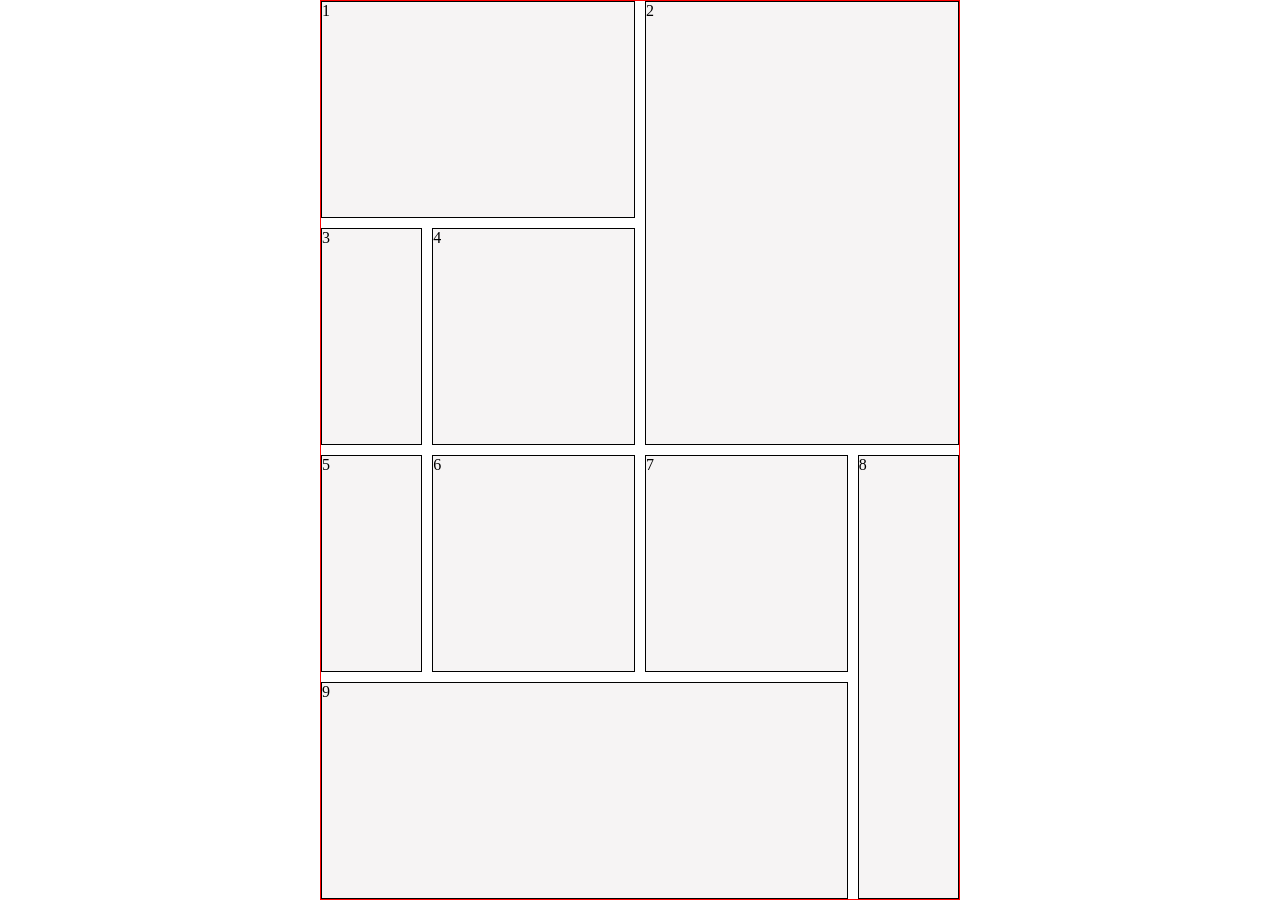
<file: desenvolvimento-web/02-css/grid/index.html>
<!DOCTYPE html>
<html lang="en">
<head>
  <meta charset="UTF-8">
  <meta name="viewport" content="width=device-width, initial-scale=1.0">
  <link rel="stylesheet" href="style.css">
  <title>Display Grid</title>
</head>
<body>
  <div class="container">
    <div class="box box-1">1</div>
    <div class="box box-2">2</div>
    <div class="box box-3">3</div>
    <div class="box box-4">4</div>
    <div class="box box-5">5</div>
    <div class="box box-6">6</div>
    <div class="box box-7">7</div>
    <div class="box box-8">8</div>
    <div class="box box-9">9</div>
  </div>
</body>
</html>
</file>
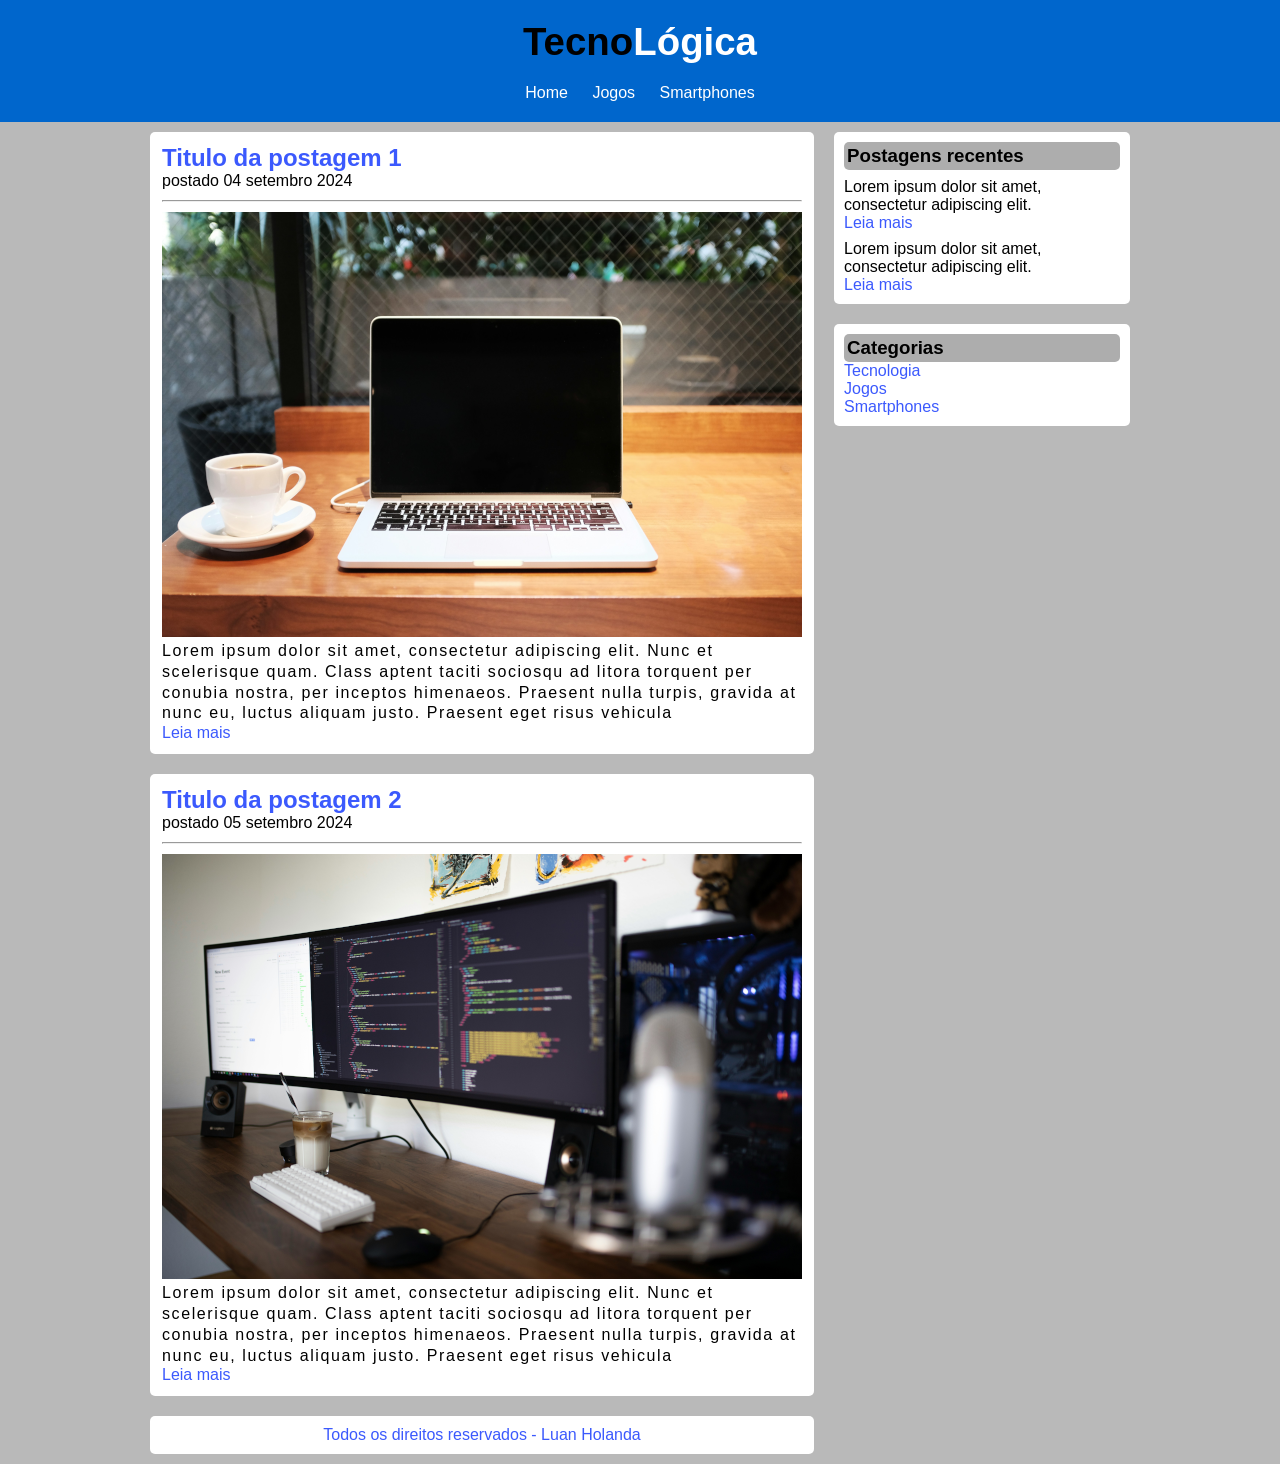
<file: desenvolvimento-web/04-projetos-web/projeto_tecnologica/index.html>
<!DOCTYPE html>
<html lang="pt-br">

<head>
    <meta charset="UTF-8">
    <meta name="viewport" content="width=device-width, initial-scale=1.0">
    <title>TecnoLógica - Tudo sobre tecnologia</title>

    <link rel="stylesheet" href="css/style.css">
</head>

<body>

    <div id="header">

        <div id="logo">
            <h1>Tecno<span class="white">Lógica</span></h1>
        </div>
    
        <div id="menu">
            <a href="index.html">Home</a>
            <a href="jogos.html">Jogos</a>
            <a href="smartphones.html">Smartphones</a>
        </div>

    </div>

    <div id="content">

        <div id="posts">

            <!-- abertura postagem -->
            <div class="post">
                <h2>Titulo da postagem 1</h2>
                <span class="data-post">postado 04 setembro 2024</span>
                <hr>
                <img class="img-post" src="imagens/tecnologia01.png">
                <p>
                    Lorem ipsum dolor sit amet, consectetur adipiscing elit. Nunc et scelerisque quam. Class aptent taciti sociosqu ad litora torquent per conubia nostra, per inceptos himenaeos. Praesent nulla turpis, gravida at nunc eu, luctus aliquam justo. Praesent eget risus vehicula
                </p>
                <a href="">Leia mais</a>
            </div>
            <!--fechamento postagem -->

            <!-- abertura postagem -->
            <div class="post">
                <h2>Titulo da postagem 2</h2>
                <span class="data-post">postado 05 setembro 2024</span>
                <hr>
                <img class="img-post" src="imagens/tecnologia02.png">
                <p>
                    Lorem ipsum dolor sit amet, consectetur adipiscing elit. Nunc et scelerisque quam. Class aptent taciti sociosqu ad litora torquent per conubia nostra, per inceptos himenaeos. Praesent nulla turpis, gravida at nunc eu, luctus aliquam justo. Praesent eget risus vehicula
                </p>
                <a href="">Leia mais</a>
            </div>
            <!--fechamento postagem -->

        </div>
    
        <div id="right-side">

            <div class="content-right">
                <h3>Postagens recentes</h3>

                <div class="post-right">
                    <p>Lorem ipsum dolor sit amet, consectetur adipiscing elit.</p>
                    <a href="">Leia mais</a>
                </div>

                <div class="post-right" style="border-bottom: none;">
                    <p>Lorem ipsum dolor sit amet, consectetur adipiscing elit.</p>
                    <a href="">Leia mais</a>
                </div>

            </div>

            <div class="content-right">
                <h3>Categorias</h3>

                <a href="">Tecnologia</a><br>
                <a href="">Jogos</a><br>
                <a href="">Smartphones</a><br>
                
            </div>

        </div>

        <div id="footer">
            Todos os direitos reservados - Luan Holanda
        </div>

    </div>
</body>

</html>
</file>
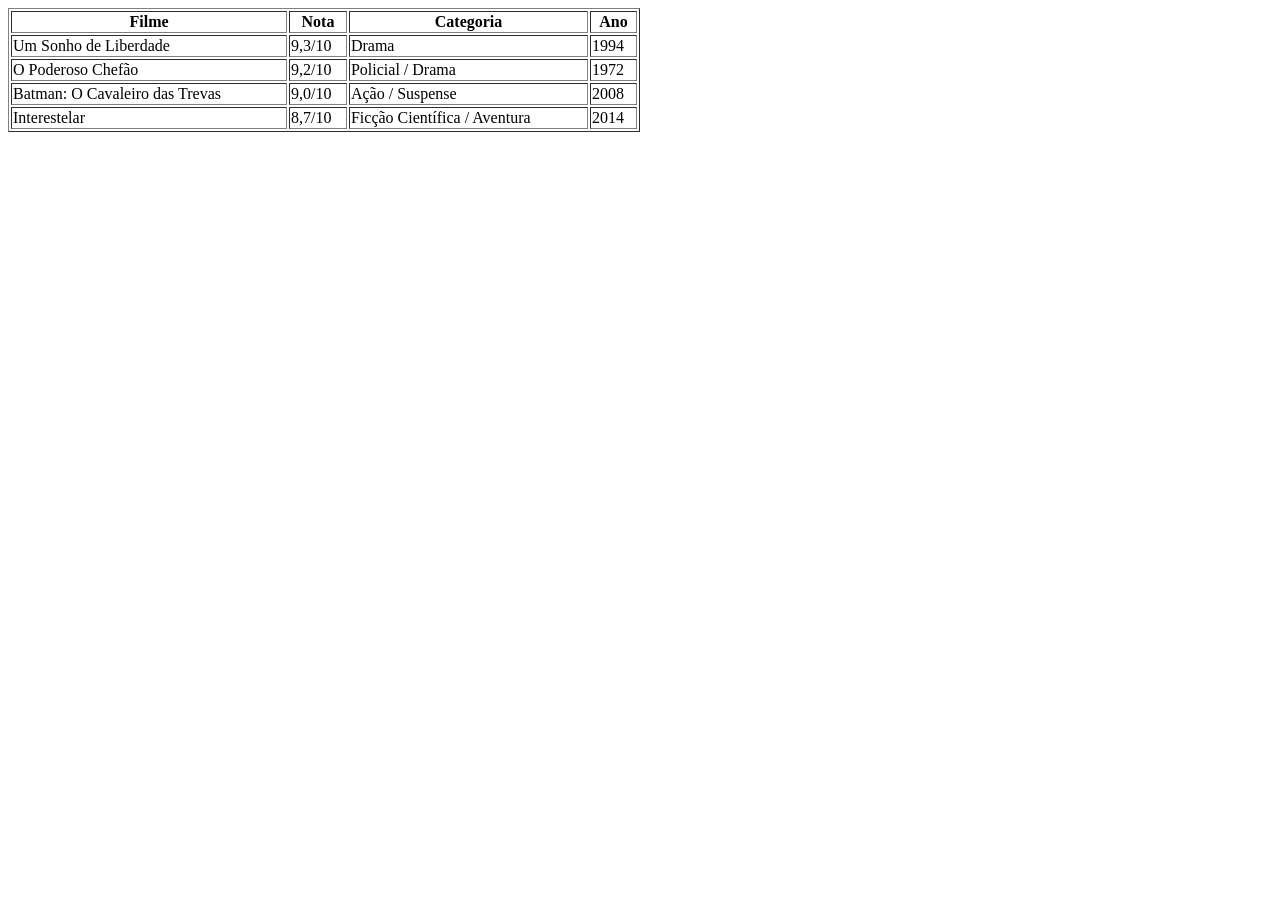
<file: desenvolvimento-web/01-html/desafios/ex002-tabela-filmes/index.html>
<!DOCTYPE html>
<html lang="en">
<head>
  <meta charset="UTF-8">
  <meta name="viewport" content="width=device-width, initial-scale=1.0">
  <title>EX002 — Tabela de filmes</title>
</head>
<body>
  <table border="1" width="50%"> 
    <tr>
      <th>Filme</th>
      <th>Nota</th>
      <th>Categoria</th>
      <th>Ano</th>
    </tr>
    <tr>
      <td>Um Sonho de Liberdade</td>
      <td>9,3/10</td>
      <td>Drama</td>
      <td>1994</td>
    </tr>
    <tr>
      <td>O Poderoso Chefão</td>
      <td>9,2/10</td>
      <td>Policial / Drama</td>
      <td>1972</td>
    </tr>
    <tr>
      <td>Batman: O Cavaleiro das Trevas</td>
      <td>9,0/10</td>
      <td>Ação / Suspense</td>
      <td>2008</td>
    </tr>
    <tr>
      <td>Interestelar</td>
      <td>8,7/10</td>
      <td>Ficção Científica / Aventura</td>
      <td>2014</td>
    </tr>
  </table>
</body>
</html>
</file>
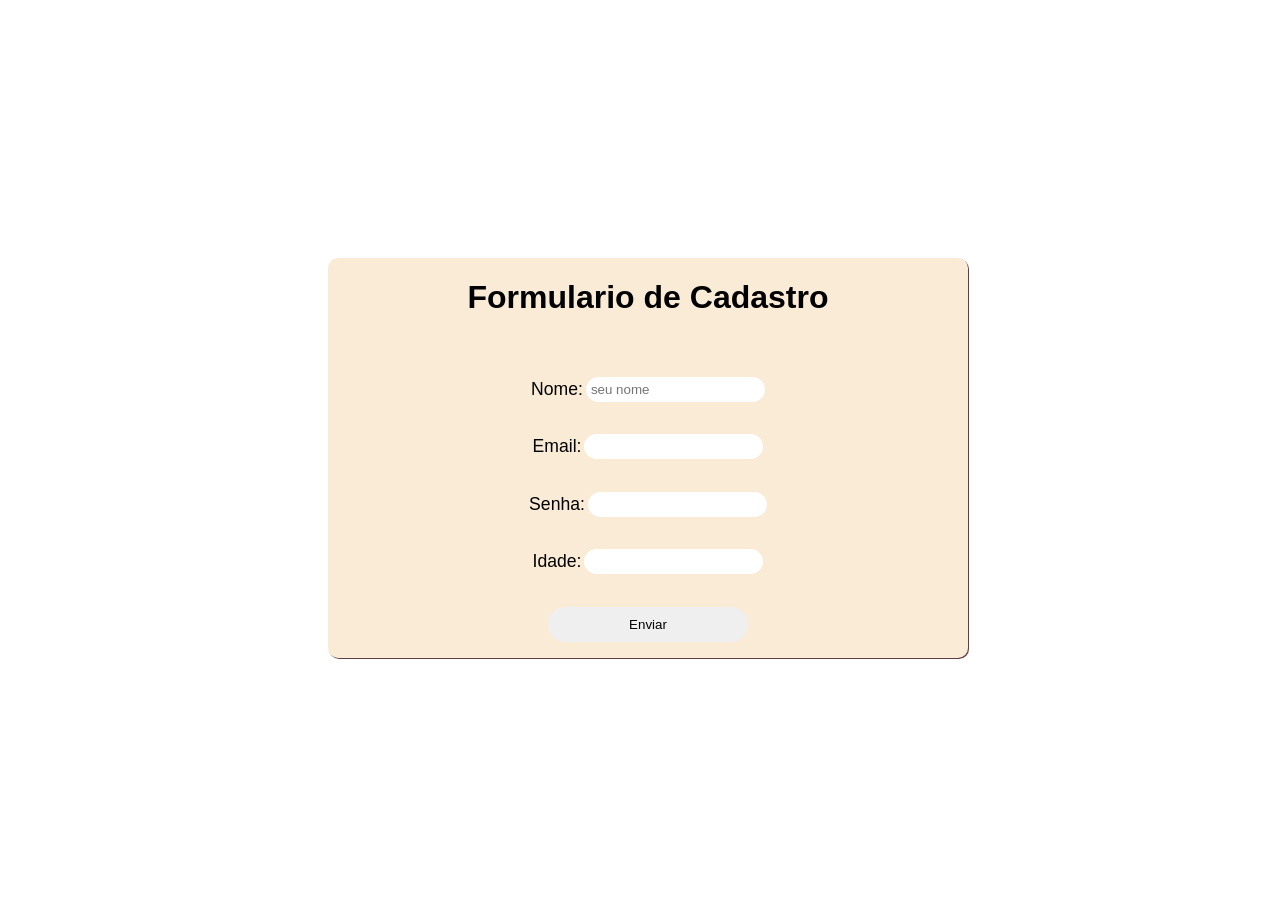
<file: desenvolvimento-web/01-html/desafios/ex003-formulario-cadastro/index.html>
<!DOCTYPE html>
<html lang="pt-br">
<head>
  <meta charset="UTF-8">
  <meta name="viewport" content="width=device-width, initial-scale=1.0">
  <title>Formulario de cadastro</title>

  <style>
    body{
      display: flex;
      justify-content: center;
      align-items: center;
      width: 100vw;
      height: 100vh;
    }
    form{
      background-color: antiquewhite;
      box-sizing: border-box;
      width: 50%;
      height: 400px;
      border-radius: 10px;
      box-shadow: 1px 1px rgb(92, 66, 66);
      display: grid;
      
    }

    form:hover{
      transform: scale(1.05);
      transition: 1.2s;
      cursor: pointer;
  
    }

    form h1{
      font-family: Arial, Helvetica, sans-serif;
    }
    label{
      display: flex;
      align-items: center;
      justify-content: center;
      padding: 5px;

      span{
        padding-right: 3px;
        font-family: Arial, Helvetica, sans-serif;
        font-size: 1.1em;
      }

      input {
        border: none;
        border-radius: 33px;
        padding: 5px;
      }
    }
    h1 {
      text-align: center;
    }

    .botao{
      margin: 0 auto;
      width: 200px;
      padding: 10px;
    }

  </style>
</head>
<body>
  <form action="post">
    <h1>Formulario de Cadastro</h1>
    <label for="nome-usuario">
      <span>Nome:</span>
      <input type="text" placeholder="seu nome">
    </label>
    <label for="email-usuario">
      <span>Email:</span>
      <input type="email" name="" id="">
    </label>
    <label for="senha-usuario">
      <span>Senha:</span>
      <input type="password">
    </label>
    <label for="">
      <span>Idade:</span>
      <input type="text">
    </label>
    <label for=""><input class="botao" type="submit" value="Enviar"></label>
  </form>
</body>
</html>
</file>
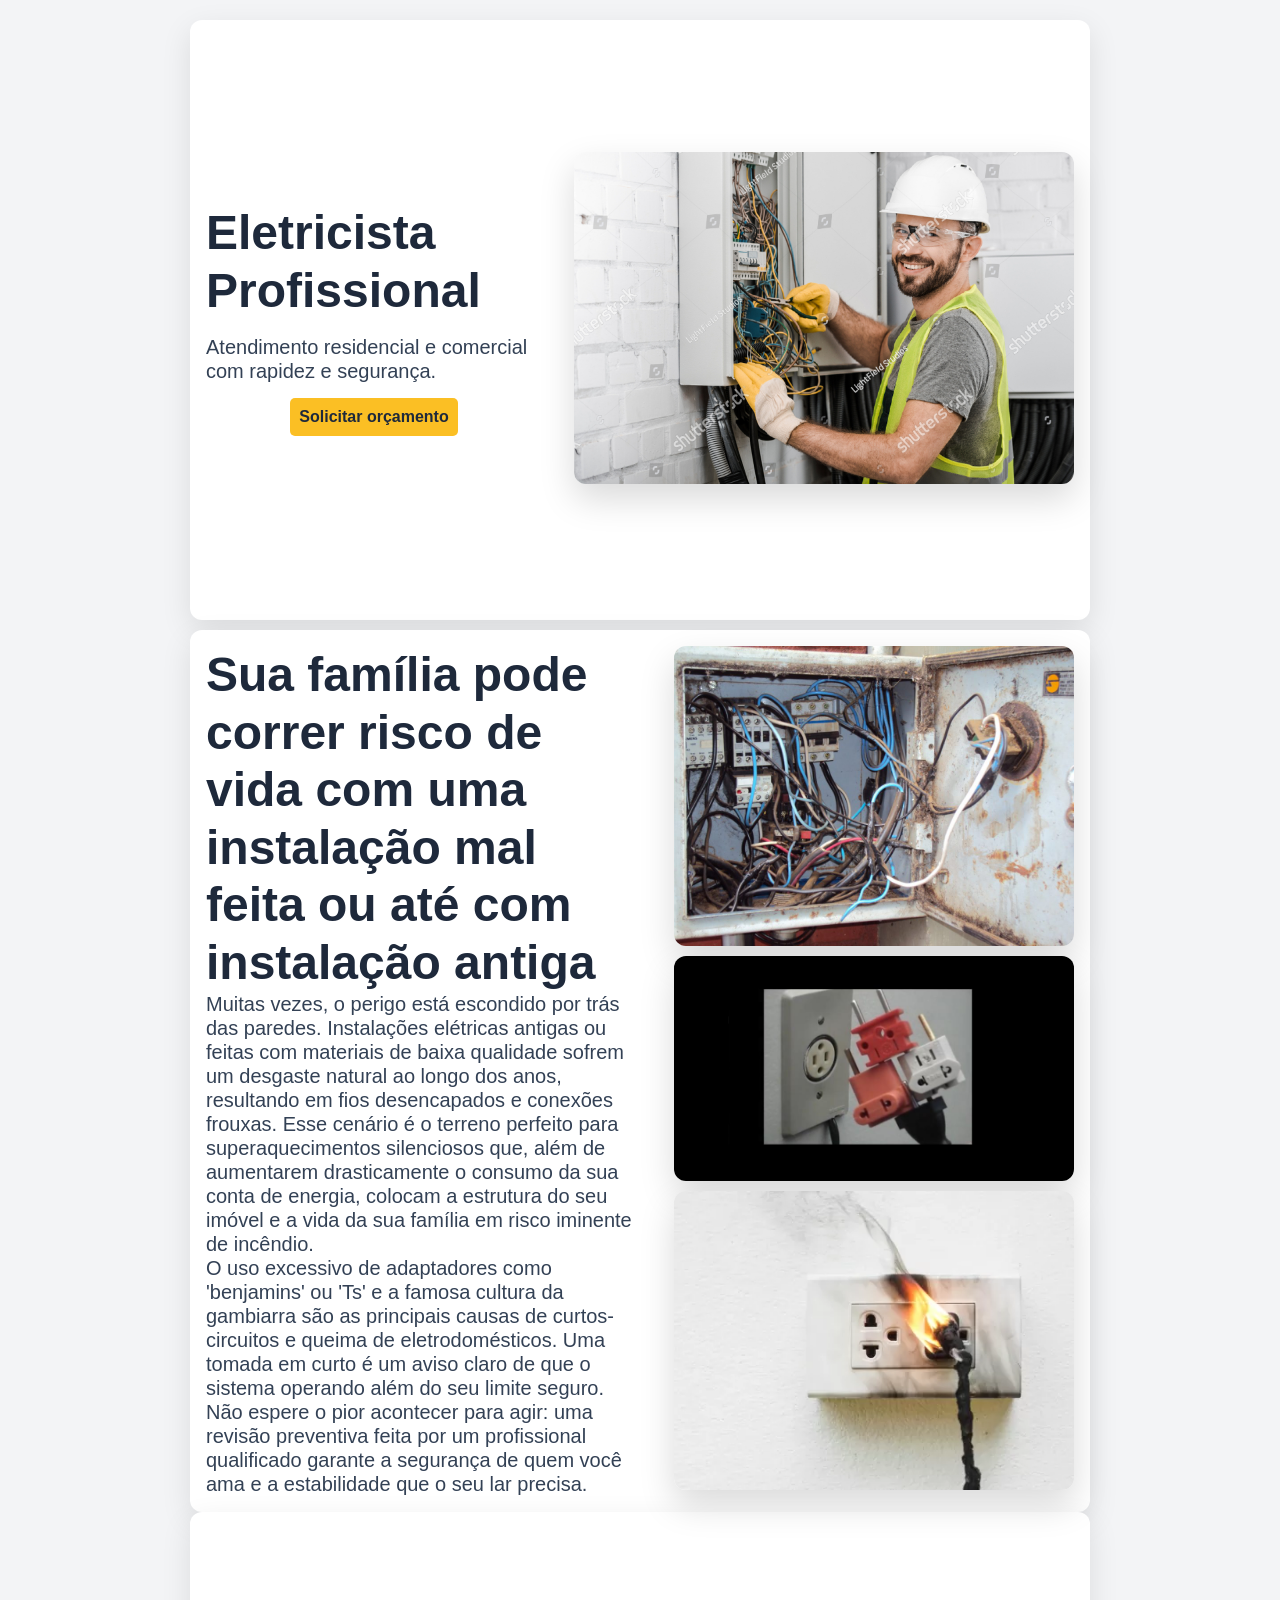
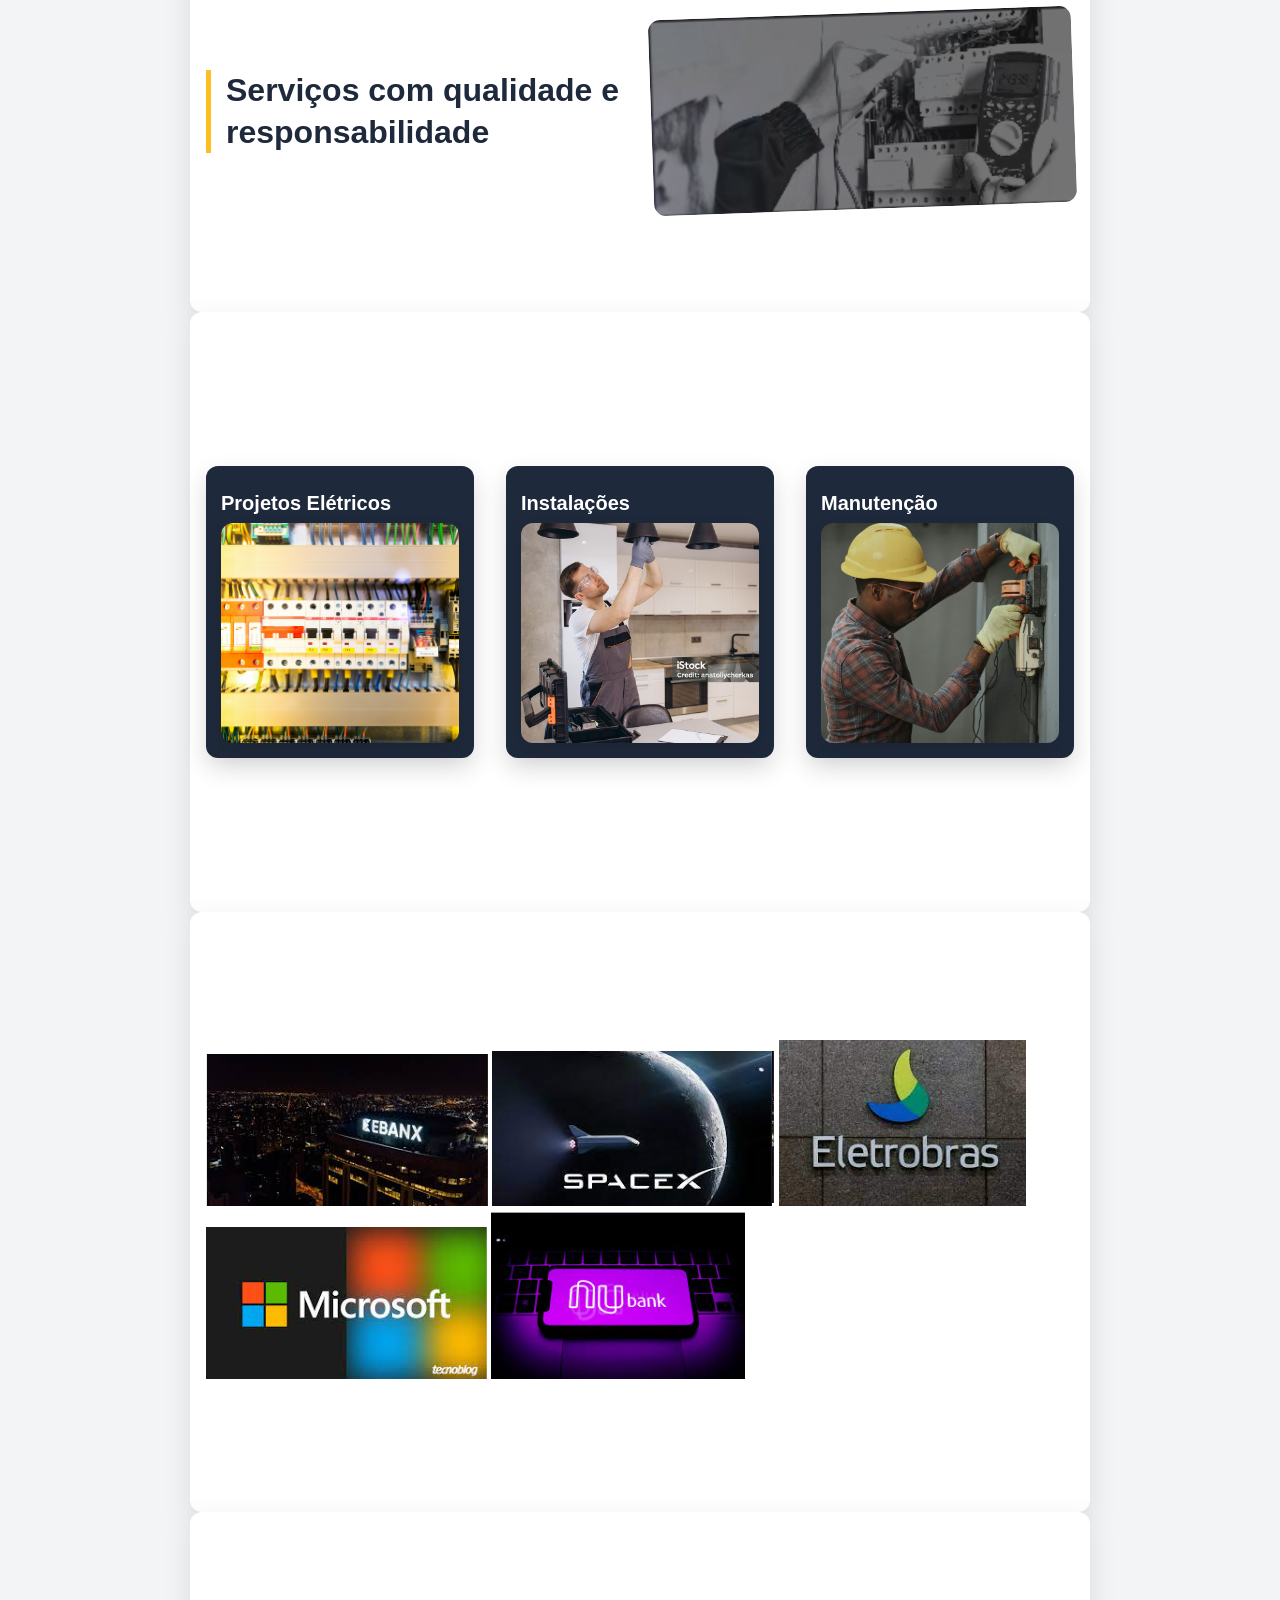
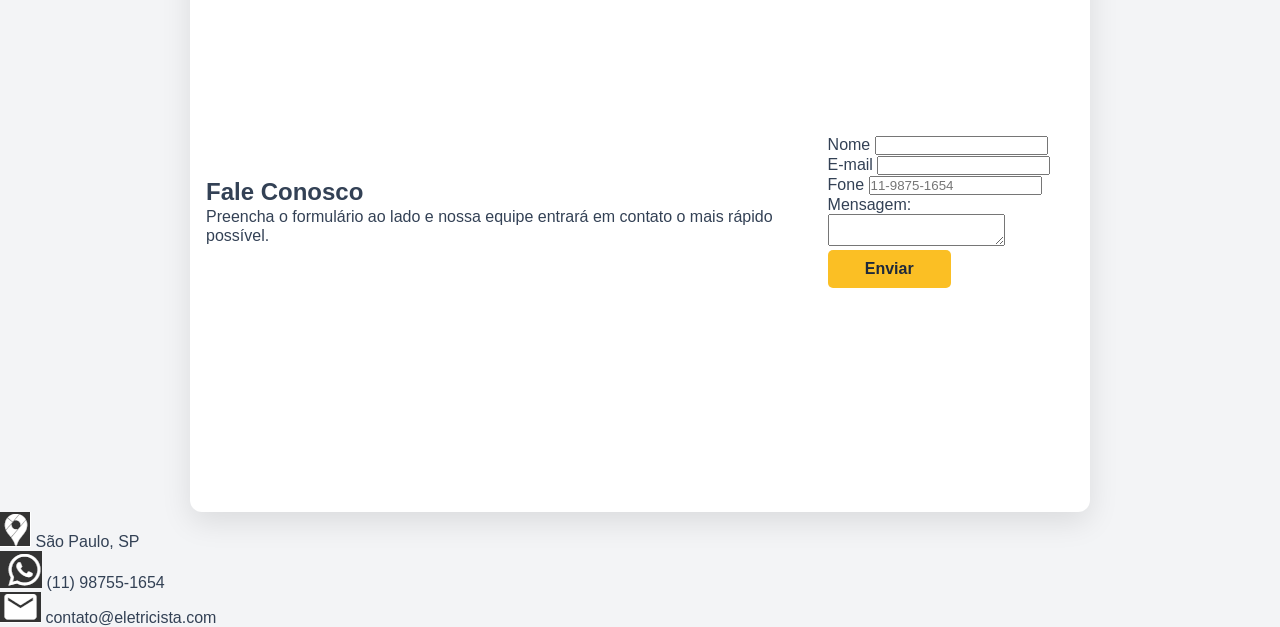
<file: desenvolvimento-web/02-css/desafios/ex002-pagina-web/index.html>
<!DOCTYPE html>
<html lang="pt-br">
<head>
  <meta charset="UTF-8">
  <meta name="viewport" content="width=device-width, initial-scale=1.0">
  <title>Eletricista</title>

  <link rel="stylesheet" href="css/style.css">
</head>
<body>
  <header>
  <div class="container section-card">
    
    <div class="section-card__text">
      <h1>Eletricista <span>Profissional</span></h1>
      <p>
        Atendimento residencial e comercial com rapidez e segurança.
      </p>
      <button class="btn-primary">Solicitar orçamento</button>
    </div>

    <div class="section-card__image">
      <img src="./images/eletricista1.png" alt="Eletricista">
    </div>

  </div>
</header>

<section>
  <div class="container section-card section-card--align-stretch">
    
    <div class="section-card__text section-card__text--distribute">
      <h2>Sua família pode correr risco de vida com uma <br> instalação mal feita ou até com instalação antiga</h2>
      <p>Muitas vezes, o perigo está escondido por trás das paredes. Instalações elétricas antigas ou feitas com materiais de baixa qualidade sofrem um desgaste natural ao longo dos anos, resultando em fios desencapados e conexões frouxas. Esse cenário é o terreno perfeito para superaquecimentos silenciosos que, além de aumentarem drasticamente o consumo da sua conta de energia, colocam a estrutura do seu imóvel e a vida da sua família em risco iminente de incêndio.</p>
      <p>O uso excessivo de adaptadores como 'benjamins' ou 'Ts' e a famosa cultura da gambiarra são as principais causas de curtos-circuitos e queima de eletrodomésticos. Uma tomada em curto é um aviso claro de que o sistema operando além do seu limite seguro. Não espere o pior acontecer para agir: uma revisão preventiva feita por um profissional qualificado garante a segurança de quem você ama e a estabilidade que o seu lar precisa.</p>
    </div>
    
    <div class="section-card__image-gallery">
      <img src="images/eletrica_ruim1.jpg" alt="Fios velhos">
      <img src="images/eletrica_ruim2.jpg" alt="Gambiarra com vários T">
      <img src="images/eletrica_ruim3.jpg" alt="Tomada em curto">
    </div>

  </div>
</section>

<section class="info-banner">
  <div class="container section-card">
    
    <div class="info-banner__media">
      <img src="images/img_banner_2.png" alt="Equipamentos elétricos de qualidade" class="info-banner__img">
    </div>
    
    <div class="info-banner__content">
      <h2 class="info-banner__title">Serviços com qualidade e <br> responsabilidade</h2>
    </div>

  </div>
</section>

<section class="services">
  <div class="container section-card">
    
    <div class="services__grid">
      
      <article class="services__card">
        <h3 class="services__card-title">Projetos Elétricos</h3>
        <img src="images/projetos.jpg" alt="">
      </article>
      
      <article class="services__card">
        <h3 class="services__card-title">Instalações</h3>
        <img src="images/instalacao.jpg" alt="">
      </article>
      
      <article class="services__card">
        <h3 class="services__card-title">Manutenção</h3>
        <img src="images/manutencao.jpg" alt="">
      </article>
      
    </div>

  </div>
</section>

<section class="clients">
  <div class="container section-card">
    
    <div class="clients__grid">
      <img src="images/ebanx.png" alt="Logo Ebanx" class="clients__logo">
      <img src="images/spacex.png" alt="Logo SpaceX" class="clients__logo">
      <img src="images/eletrobras.png" alt="Logo Eletrobras" class="clients__logo">
      <img src="images/microsoft.png" alt="Logo Microsoft" class="clients__logo">
      <img src="images/nubank.png" alt="Logo Nubank" class="clients__logo">
    </div>

  </div>
</section>

<section class="contact">
  <div class="container section-card">
    
    <div class="contact__content">
      <h2 class="contact__title">Fale Conosco</h2>
      <p class="contact__text">Preencha o formulário ao lado e nossa equipe entrará em contato o mais rápido possível.</p>
    </div>

    <div class="contact__form-wrapper">
      <form action="" class="contact__form">
        
        <div class="contact__field">
          <label for="name" class="contact__label">Nome</label>
          <input type="text" id="name" name="name" class="contact__input" required>
        </div>

        <div class="contact__field">
          <label for="email" class="contact__label">E-mail</label>
          <input type="email" id="email" name="email" class="contact__input" required>
        </div>

        <div class="contact__field">
          <label for="phone" class="contact__label">Fone</label>
          <input type="tel" id="phone" name="phone" placeholder="11-9875-1654" pattern="[0-9]{2}-[0-9]{5}-[0-9]{4}" class="contact__input" required>
        </div>

        <div class="contact__field">
          <label for="msg" class="contact__label">Mensagem:</label>
          <textarea id="msg" name="msg" class="contact__input contact__input--textarea"></textarea>
        </div>

        <button type="submit" class="btn-primary">Enviar</button>
      </form>
    </div>

  </div>
</section>

<footer class="footer">
  <div class="footer__container">
    
    <div class="footer__item">
      <img src="images/localiza.png" alt="Ícone de Localização" class="footer__icon">
      <span class="footer__text">São Paulo, SP</span>
    </div>

    <div class="footer__item">
      <img src="images/whats.png" alt="Ícone do WhatsApp" class="footer__icon">
      <span class="footer__text">(11) 98755-1654</span>
    </div>

    <div class="footer__item">
      <img src="images/mail.png" alt="Ícone de E-mail" class="footer__icon">
      <span class="footer__text">contato@eletricista.com</span>
    </div>

  </div>
</footer>
</body>
</html>
</file>
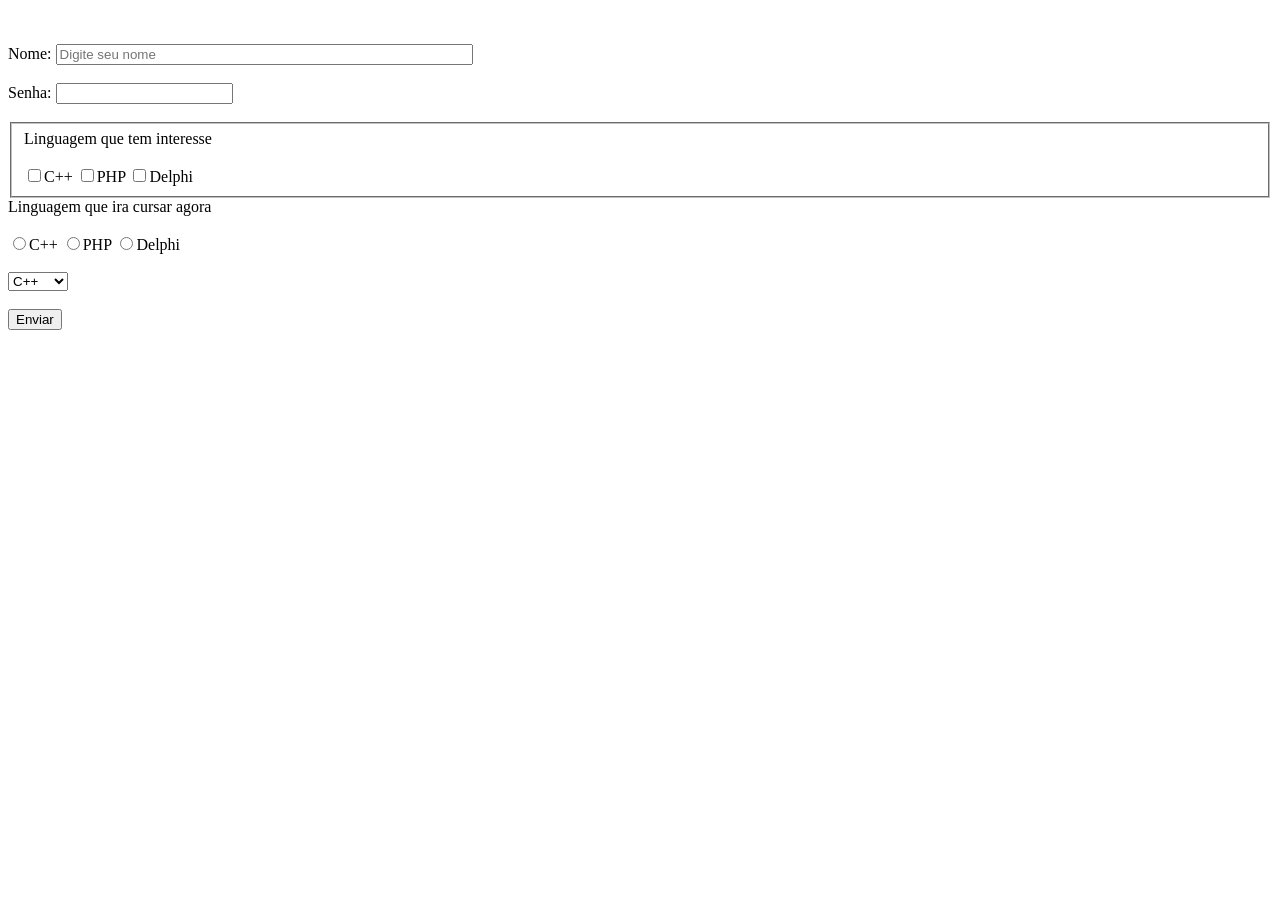
<file: desenvolvimento-web/01-html/formularios/ex001.html>
<!DOCTYPE html>
<html lang="en">
<head>
  <meta charset="UTF-8">
  <meta name="viewport" content="width=device-width, initial-scale=1.0">
  <title>Formulario</title>
</head>
<body>
  <form action="" method="post">
  <br><br>
    <label for="nome">Nome:</label>
    <input type="text" name="nome" placeholder="Digite seu nome" size="50" maxlength="50">
    <br><br>

    <label for="senha">Senha:</label>
    <input type="text" type="password" name="senha" maxlength="8">
    <br><br>

    <fieldset>
      <label for="linguagem">Linguagem que tem interesse</label>
      <br><br>
      <input type="checkbox" name="linguagem[]" value="c++">C++

      <input type="checkbox" name="linguagem[]" value="php">PHP

      <input type="checkbox" name="linguagem[]" value="delphi">Delphi
    </fieldset>
    
    <label for="linguagemescolhida">Linguagem que ira cursar agora</label>
    <br><br>

    <input type="radio" name="curso" value="c++">C++

    <input type="radio" name="curso" value="php">PHP

    <input type="radio" name="curso" value="delphi">Delphi
    <br><br>
    <select name="escola">
      <option value="c++">C++</option>
      <option value="php">PHP</option>
      <option value="delphi">Delphi</option>
    </select>
    <br><br>
    <input type="submit" name="submit" id="submit" value="Enviar">
  </form>
</body>
</html>
</file>
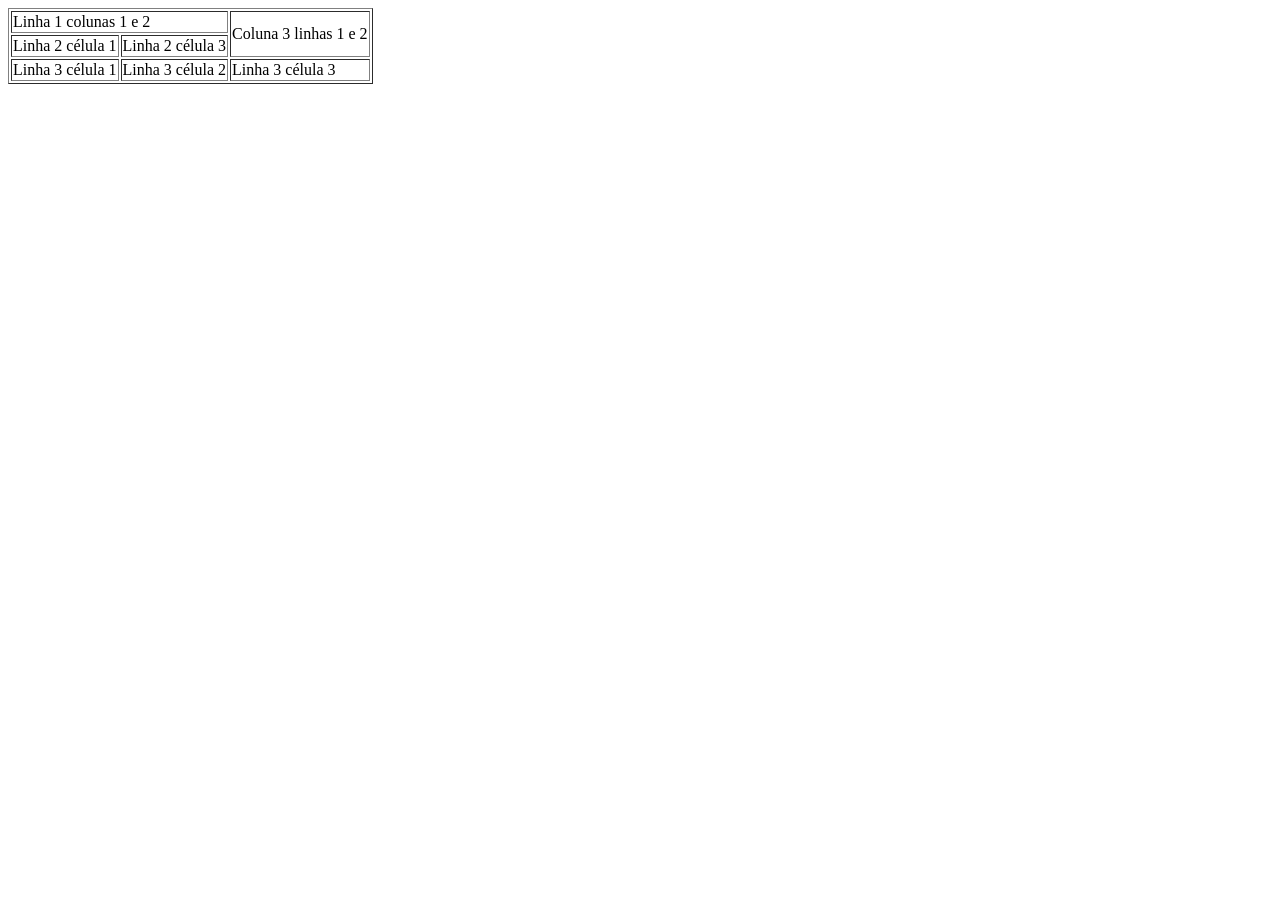
<file: desenvolvimento-web/01-html/tabelas/ex001.html>
<!DOCTYPE html>
<html lang="en">
<head>
  <meta charset="UTF-8">
  <meta name="viewport" content="width=device-width, initial-scale=1.0">
  <title>Tabelas</title>
</head>
<body>
  <table border="1">
    <tr>
      <td colspan="2">Linha 1 colunas 1 e 2</td>
      <td rowspan="2">Coluna 3 linhas 1 e 2</td>
    </tr>
    <tr>
      <td>Linha 2 célula 1</td>
      <td>Linha 2 célula 3</td>
    </tr>

    <tr>
      <td>Linha 3 célula 1</td>
      <td>Linha 3 célula 2</td>
      <td>Linha 3 célula 3</td>
    </tr>
  </table>
</body>
</html>
</file>
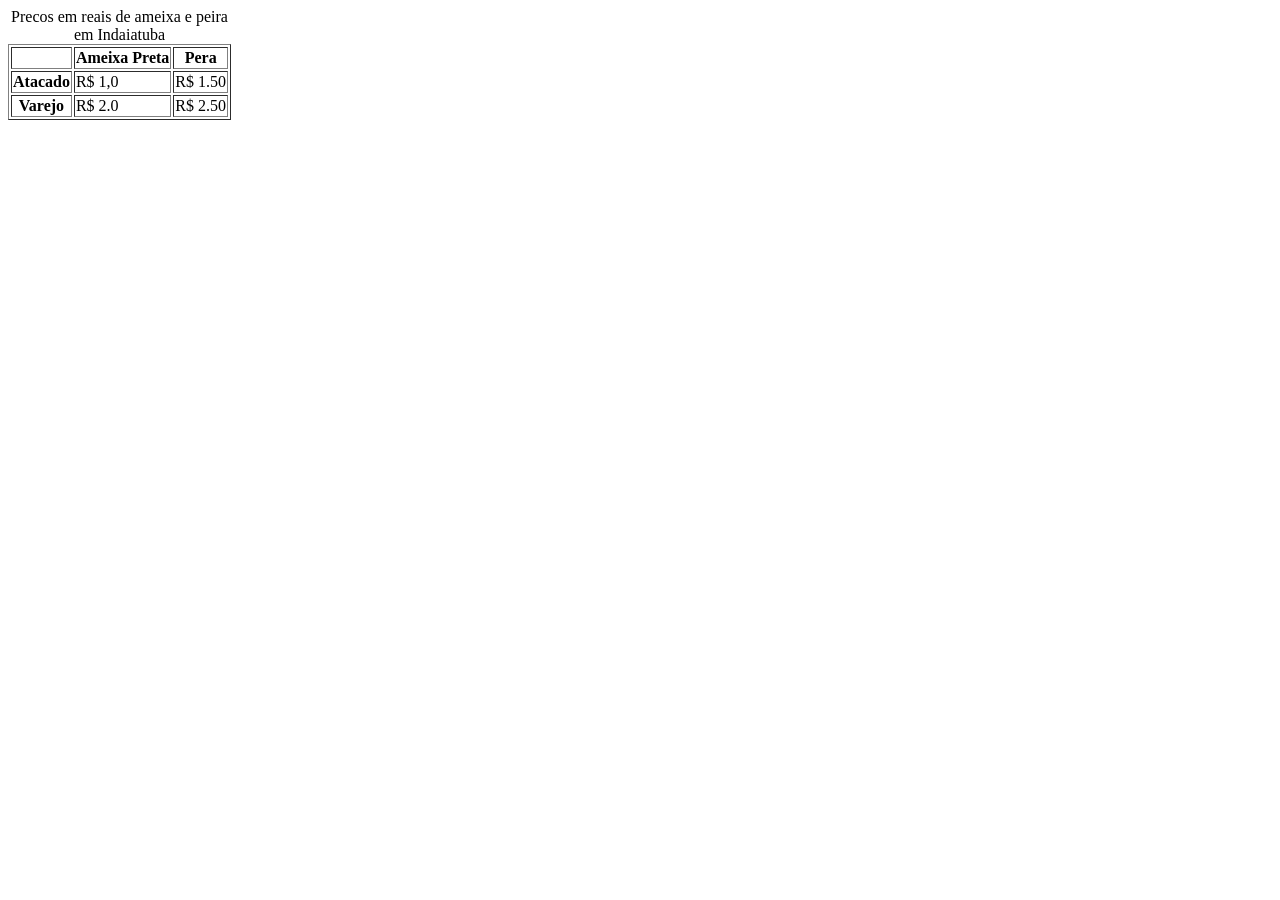
<file: desenvolvimento-web/01-html/tabelas/ex002.html>
<!DOCTYPE html>
<html lang="en">
<head>
  <meta charset="UTF-8">
  <meta name="viewport" content="width=device-width, initial-scale=1.0">
  <title>Acessibilidade</title>
</head>
<body>
  <table border="1" sumary="Tabela com precos em reias de ameixa preta e pera"">
      <caption>Precos em reais de ameixa e peira em Indaiatuba</caption>
    <tr>
      <td></td>
      <th>Ameixa Preta</th>
      <th>Pera</th>
    </tr>
    <tr>
      <th>Atacado</th>
      <td>R$ 1,0</td>
      <td>R$ 1.50</td>
    </tr>
    <tr>
      <th>Varejo</th>
      <td>R$ 2.0</td>
      <td>R$ 2.50</td>
    </tr>
  </table>
</body>
</html>
</file>
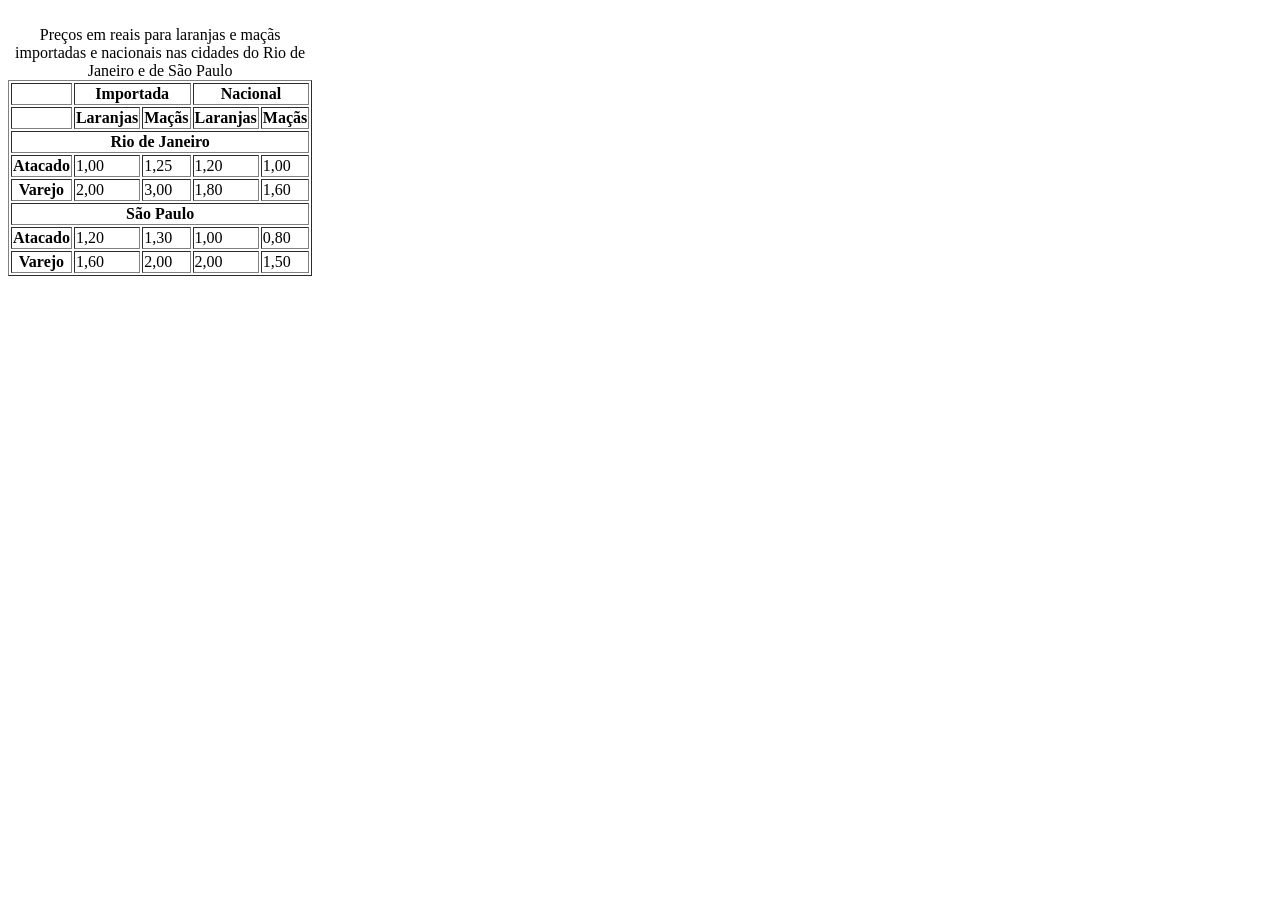
<file: desenvolvimento-web/01-html/tabelas/ex003.html>
<!DOCTYPE html>
<html lang="en">

<head>
    <meta charset="UTF-8">
    <meta http-equiv="X-UA-Compatible" content="IE=edge">
    <meta name="viewport" content="width=device-width, initial-scale=1.0">
    <title>Document</title>
</head>

<body>
    <!-- <img src="table_complex.png" width="60%"> -->
    <br>
    <table border="1" summary="Preços em reais  no 
varejo e no atacado para laranjas e maçãs 
importadas e nacionais nas cidades do
 Rio de Janeiro e de São Paulo. 
Existem dois níveis de cabeçalhos de colunas.">

        <caption>
            Preços em reais para laranjas e maçãs importadas e
            nacionais nas cidades do Rio de Janeiro
            e de São Paulo
        </caption>

        <thead>
            <tr>
                <td></td>
                <th colspan="2" id="importada">Importada</th>
                <th colspan="2" id="nacional">Nacional</th>
            </tr>
            <tr>
                <td></td>
                <th id="laranjas-imp">Laranjas</th>
                <th id="macas-imp">Maçãs</th>
                <th id="laranjas-nac">Laranjas</th>
                <th id="macas-nac">Maçãs</th>
            </tr>
        </thead>
        <tbody>
            <tr>
                <th id="rio" colspan="5">Rio de Janeiro</th>
            </tr>
            <tr>
                <!--Usar id e headers para linkar o conteúdo das células com os respectivos cabeçalhos.-->
                <th headers="rio" id="atacado-rio">Atacado</th>
                <td headers="importada laranjas-imp rio atacado-rio">
                    1,00
                </td>
                <td headers="importada macas-imp rio atacado-rio">
                    1,25
                </td>
                <td headers="nacional laranjas-nac rio atacado-rio">
                    1,20
                </td>
                <td headers="nacional macas-nac rio atacado-rio">
                    1,00
                </td>
            </tr>
            <tr>
                <th headers="rio" id="Varejo-rio">Varejo</th>
                <td headers="importada laranjas-imp rio varejo-rio">
                    2,00
                </td>
                <td headers="importada macas-imp rio varejo-rio">
                    3,00
                </td>
                <td headers="nacional laranjas-nac rio varejo-rio">
                    1,80
                </td>
                <td headers="nacional macas-nac rio atacado-rio">
                    1,60
                </td>

                <tr>
                    <th id="sp" colspan="5">São Paulo</th>
                </tr>
                <tr>
                    <th headers="sp" id="atacado-ap">Atacado</th>
                    <td headers="importada laranjas-imp sp atacado-sp">
                        1,20
                    </td>
                    <td headers="importada macas-imp sp atacado-sp">
                        1,30
                    </td>
                    <td headers="nacional laranjas-nac sp atacado-sp">
                        1,00
                    </td>
                    <td headers="nacional macas-nac sp atacado-sp">
                        0,80
                    </td>
                </tr>
                <tr>
                    <th headers="sp" id="Varejo-sp">Varejo</th>
                    <td headers="importada laranjas-imp sp varejo-sp">
                        1,60
                    </td>
                    <td headers="importada macas-imp sp varejo-sp">
                        2,00
                    </td>
                    <td headers="nacional laranjas-nac sp varejo-sp">
                        2,00
                    </td>
                    <td headers="nacional macas-nac sp atacado-sp">
                        1,50
                    </td>
</body>

</html>
</file>
<file: desenvolvimento-web/02-css/grid/style.css>
* {
  padding: 0;
  margin: 0;
  box-sizing: border-box;
}

.container {
  display: grid;
  grid-template-columns: 1fr 2fr 2fr 1fr;
  grid-template-rows: 1fr 1fr 1fr 1fr;
  gap: 10px;
  border: 1px solid red;
  width: 50%;
  height: 900px;
  margin: 0 auto;
}

.box {
  background-color: #f6f4f4;
  border: 1px solid black;
}

.box-1 {
  grid-column: 1 / 3;
}
.box-2 {
  grid-column: 3 / 5;
  grid-row: 1 / 3;
}


.box-8 {
  grid-column: 4 / 5;
  grid-row: 3 / 5;
}

.box-9 {
  grid-column: 1 / 4;
}
</file>
<file: desenvolvimento-web/04-projetos-web/projeto_tecnologica/css/style.css>
* {
  padding: 0;
  margin: 0;
  box-sizing: border-box;
}

body {
  background-color: rgb(185, 185, 185);
  font-family: Arial, Helvetica, sans-serif;
}

/* HEADER */
#header {
  display: flex;
  flex-flow: column nowrap;
  align-items: center;
  justify-content: center;
  gap: 20px;
  background-color: #0066cc;
  padding: 20px 0;
}

#logo {
  font-size: 1.2em;
}

.white {
  color: white;
}

#menu a{
  color: white;
  text-decoration: none;
  padding: 10px;
}

#menu a:hover{
  color: #0066cc;
  background: #fff;
  border-radius: 10px;

  transform: scale(1.2);
  transition: 1.2s;
}
/* ---------------- */

/* POSICIONAMENTO DO CONTEUDO PRINCIPAL */
#content {
  display: grid;
  grid-template-columns: 2fr 1fr;
  align-items: start;
  gap: 20px;
  padding: 10px;
  margin: 0 auto;
  width: 100%;
  max-width: 1000px;
}
/* CONTEUDO PRINCIPAL */
#posts {
  display: flex;
  flex-direction: column;
  gap: 20px;
}

.post {
  background-color: white;
  padding: 12px;
  border-radius: 5px;
}

.post h2, hr, a {
  color: rgba(24, 59, 253, 0.849);
}

.post hr {
  margin: 10px 0px;
}

.post p {
  line-height: 1.3em;
  letter-spacing: 0.1em;
}

.post a {
  text-decoration: none;
}

#right-side {
  display: flex;
  flex-direction: column;
  gap: 20px;
}

.content-right {
  background-color: white;
  padding: 10px;
  border-radius: 5px;
}

.content-right h3 {
  background-color: rgb(173, 173, 173);
  border-radius: 5px;
  padding: 3px;
}

.content-right a {
  text-decoration: none;
}

.post-right p {
  margin-top: 8px;
}

#footer {
  text-align: center;
  color: rgba(24, 59, 253, 0.849);
  background-color: white;
  padding: 10px;
  border-radius: 5px;
}


/* RESPONSIVIDADE */
@media (max-width: 868px){
  #right-side {
    display: none;
  }

  #content {
    grid-template-columns: 1fr;
    max-width: 700px;
  }

  #posts .img-post {
    width: 100%;
  }

  #footer {
    width: 100%;
    height: auto;
  }

}
</file>
<file: desenvolvimento-web/02-css/desafios/ex002-pagina-web/css/style.css>
* {
  padding: 0;
  margin: 0;
  box-sizing: border-box;
}

:root{

  /* CORES */
  --cor-fundo: #f3f4f6;
  --cor-card: #ffffff;
  --cor-principal: #1e293b;
  --cor-texto: #334155;
  --cor-destaque: #fbbf24;
  --cor-destaque-hover: #f59e0b;

  /* FONTES */
  --font-principal: Arial, Helvetica, sans-serif;

  /* TAMANHOS */
  --fs-sm: 0.875rem;   /* 14px */
  --fs-md: 1rem;       /* 16px */
  --fs-lg: 1.25rem;    /* 20px */
  --fs-xl: 2rem;       /* 32px */
  --fs-2xl: 3rem;      /* 48px */

  /* ESPAÇAMENTOS */
  --space-sm: 0.5rem;
  --space-md: 1rem;
  --space-lg: 2rem;

  /* BORDER RADIUS */
  --radius-sm: 5px;
  --radius-md: 12px;
}

body { 
  min-height: 100dvh;
  background-color: var(--cor-fundo);
  font-family: var(--font-principal);
  color: var(--cor-texto);
  line-height: 1.2;
}

header {
  min-height: 600px;
  padding-top: 20px;
  margin-bottom: 10px;
}

.container {
  max-width: 900px;
  margin: 0 auto;
  padding: 1rem;
  background-color: var(--cor-card);
  box-shadow: 0 10px 30px rgba(0,0,0,.10);
  border-radius: var(--radius-md);
}

.section-card {
  display: flex;
  justify-content: space-between;
  align-items: center;
  gap: var(--space-lg); /* Usando sua variável de espaçamento para o design ficar perfeito! */
  min-height: 600px;
}

.section-card__image {
  animation: revelarEntrada 1s ease-out forwards;
  opacity: 0;
}

.section-card__image img {
  width: 500px;
  max-width: 100%;
  border-radius: var(--radius-md);
  box-shadow: 0 15px 35px rgba(0,0,0,.15);
  transition: 1.2s ease-in-out;
}

.section-card__image img:hover {
  cursor: pointer;
  transform: scale(1.05);
}

.section-card__text {
  display: flex;
  flex-direction: column;
  gap: 15px;
  flex: 1;
  font-size: var(--fs-lg);
  animation: revelarEntrada 1s ease-out forwards;
}

.section-card__text h1 {
  color: var(--cor-principal);
  font-size: var(--fs-2xl);
}

.section-card__image-gallery {
  display: flex;
  flex-direction: column;
  gap: 10px; 
  animation: revelarEntrada 1s ease-out 0.3s forwards;
  opacity: 0;
}

.section-card__image-gallery img {
  width: 400px;
  max-width: 100%;
  border-radius: var(--radius-md);
  box-shadow: 0 15px 35px rgba(0,0,0,.15);
  transition: 1.2s ease-in-out;
}

.section-card__image-gallery img:hover {
  cursor: pointer;
  transform: scale(1.05);

  box-shadow: 0 20px 40px rgba(0, 0, 0, .25);
}

.btn-primary {
  padding: 10px 0px;
  align-self: center;
  width: 50%;
  background-color: var(--cor-destaque);
  color: var(--cor-principal);
  font-size: var(--fs-md);
  border: none;
  font-weight: bold;
  border-radius: 5px;
  transition: 1.2s ease-in-out;
}

.btn-primary:hover {
  cursor: pointer;
  transform: scale(1.05);
  background-color: var(--cor-destaque-hover);
}

.section-card--align-stretch {
 align-items: stretch;
}
.section-card__text--distribute{
  justify-content: space-around;
  gap: 0;
}
.section-card__text h2{
  font-size: var(--fs-2xl);
  color: var(--cor-principal);
}

.info-banner .section-card {
  flex-direction: row-reverse;
  align-items: center;
  min-height: 400px;
}

.info-banner__title {
  font-size: var(--fs-xl);
  color: var(--cor-principal);
  border-left: 5px solid var(--cor-destaque);
  padding-left: 15px;
  line-height: 1.3;
}

.info-banner__media {
  flex: 1.5;
  display: flex;
  justify-content: center;
}

.info-banner__img {
  width: 100%;
  height: auto;
  border-radius: var(--radius-md);
  margin-top: -40px;
  margin-bottom: -40px;
  box-sizing: 0 20px 40px rgba(0,0,0,.2);
  transform: rotate(-2deg);
}


/* Grid que segura os 3 cards */
.services__grid {
  display: flex;
  justify-content: space-between;
  gap: var(--space-lg);
  width: 100%;
}

/* Card individual de cada serviço */ 
.services__card {
  flex: 1; /* Faz os 3 cards terem exatamente a mesma largura */
  display: flex;
  flex-direction: column;
  gap: var(--space-sm);
  background-color: var(--cor-principal); /* Azul escuro do seu :root */
  padding: 15px;                          /* Espaço interno para o texto não colar na borda */
  border-radius: var(--radius-md);        /* Mantém seus cantos arredondados */
  box-shadow: 0 10px 25px rgba(0,0,0,.15);
}

.services__card-title {
  color: #ffffff; /* Texto branco para dar leitura */
  font-size: var(--fs-lg);
  margin-top: 10px;
}

.services__card img {
  width: 100%;
  height: 220px;

  object-fit: cover;
  border-radius: var(--radius-md);
  box-shadow: 0 10px 20px rgba(0,0,0,.1);
  transition: 1.2s ease-in-out;
}

.services__card img:hover {
  cursor: pointer;
  transform: scale(1.05);
}
/* ANIMACOES */
@keyframes revelarEntrada {
  from {
    opacity: 0;
    transform: translateY(30px); /* Começa 30px mais para baixo */
  }
  to {
    opacity: 1;
    transform: translateY(0); /* Termina na posição original */
  }
}

/* RESPONSIVE */
</file>
